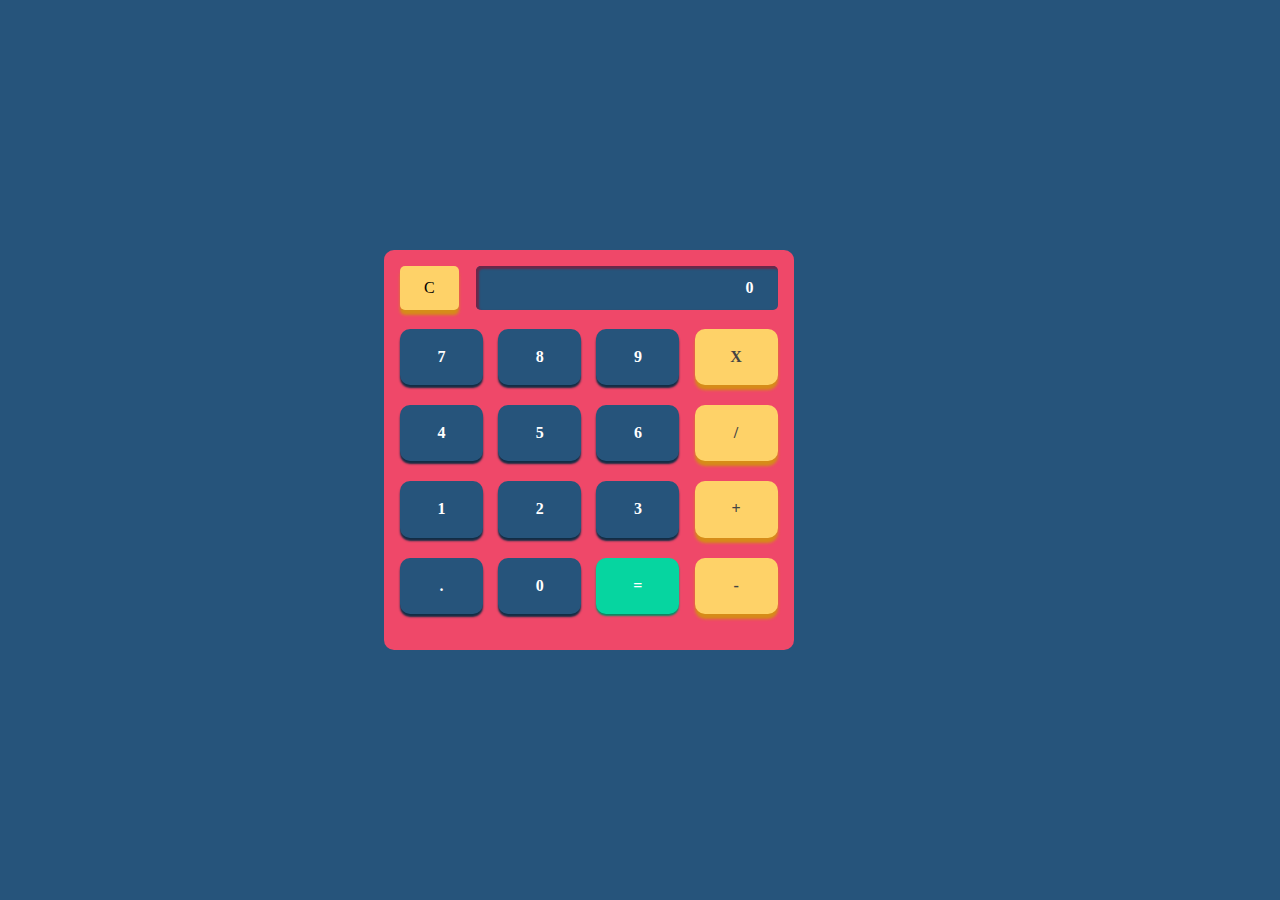
<file: CSS-305-02/index.html>
<!DOCTYPE html>
<html lang="en">

<head>
    <meta charset="UTF-8">
    <meta http-equiv="X-UA-Compatible" content="IE=edge">
    <meta name="viewport" content="width=device-width, initial-scale=1.0">
    <link rel="stylesheet" href="style.css">
    <title>Document</title>

</head>

<body>
    <div class="main">
        <div class="parent">
            <div class="top">
                <div class="topLeft">C</div>
                <div class="topRight">0</div>
            </div>
            <div class="bottom">
                <div class="seven numbers">7</div>
                <div class="eight numbers">8</div>
                <div class="nine numbers">9</div>
                <div class="multiply operators">X</div>
                <div class="four numbers">4</div>
                <div class="five numbers">5</div>
                <div class="six numbers">6</div>
                <div class="divide operators">/</div>
                <div class="one numbers">1</div>
                <div class="two numbers">2</div>
                <div class="three numbers">3</div>
                <div class="plus operators">+</div>
                <div class="dot numbers">.</div>
                <div class="zero numbers">0</div>
                <div class="equal">=</div>
                <div class="minus operators">-</div>
            </div>
        </div>
    </div>
</body>

</html>
</file>
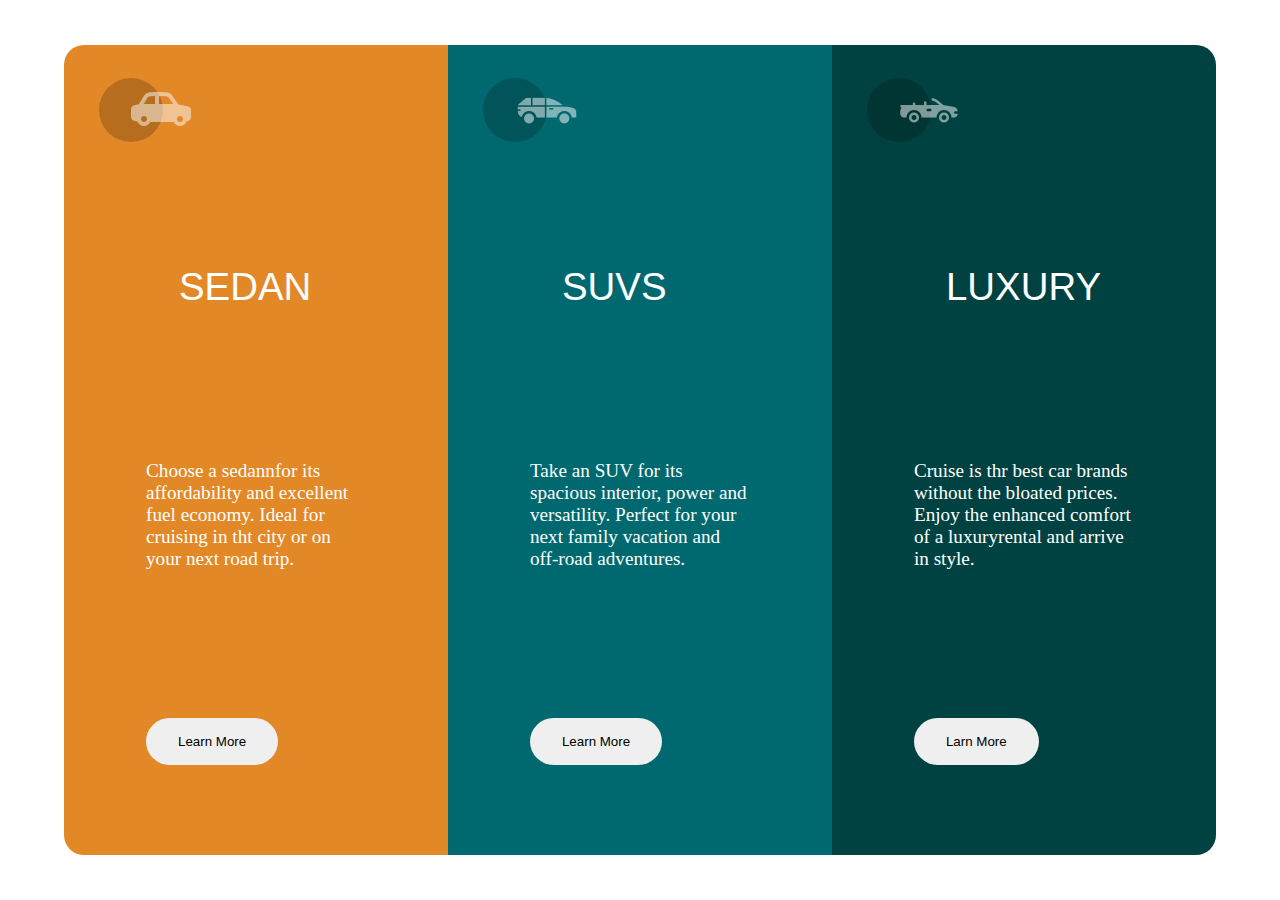
<file: CSS-305-03/index.html>
<!DOCTYPE html>
<html lang="en">
<head>
    <meta charset="UTF-8">
    <meta http-equiv="X-UA-Compatible" content="IE=edge">
    <meta name="viewport" content="width=device-width, initial-scale=1.0">
    <link rel="stylesheet" href="style.css">
    <title>Document</title>
</head>
<body>
    <div class="main">
        <div class="parent parent1">
            <div class="child child1">
                <img src="./icons8-sedan-60.png" alt="">
            </div>
            <div class="child child2">SEDAN</div>
            <div class="child child3">
                Choose a sedannfor its affordability and excellent fuel economy. Ideal for cruising in tht city or on your next road trip.
            </div>
            <div class="child child4">
                <button>
                    Learn More
                </button>
            </div>
        </div>
        <div class="parent parent2">
         <div class="child child1">
            <img style="transform: scaleX(-1);" src="./icons8-suv-car-64.png" alt="">
         </div>
            <div class="child child2">SUVS</div>
            <div class="child child3">
                Take an SUV for its spacious interior, power and versatility. Perfect for your next family vacation and off-road adventures.
            </div>
            <div class="child child4">
                <button>
                    Learn More
                </button>
            </div>
        </div>
        <div class="parent parent3">
         <div class="child child1">
            <img src="./icons8-automotive-60.png" alt="">
         </div>
            <div class="child child2">LUXURY</div>
            <div class="child child3">
                Cruise is thr best car brands without the bloated prices. Enjoy the enhanced comfort of a luxuryrental and arrive in style.
            </div>
            <div class="child child4">
                <button>
                    Larn More
                </button>
            </div>
        </div>
    </div>
</body>
</html>
</file>
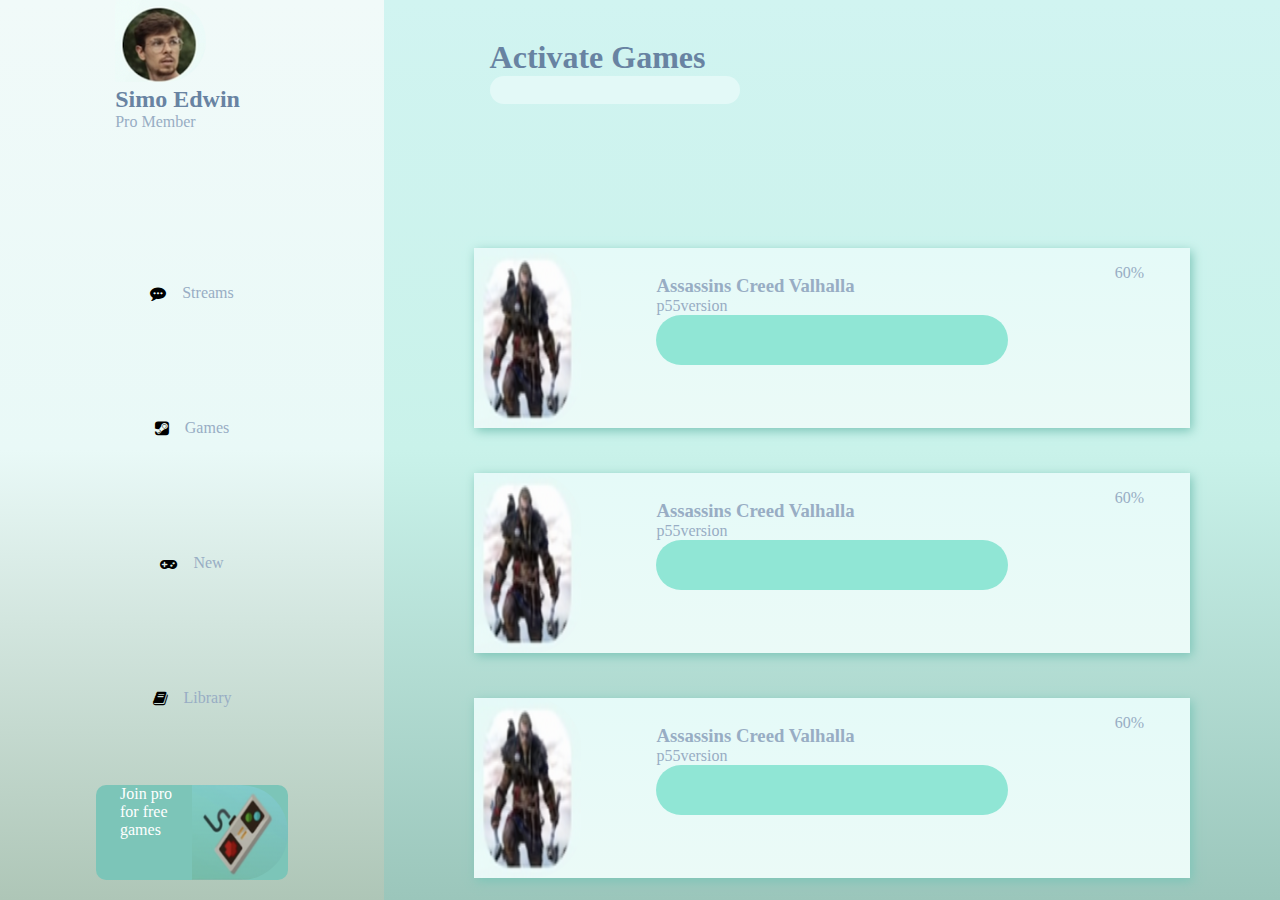
<file: CSS-305-05/index.html>
<!DOCTYPE html>
<html lang="en">
<head>
    <meta charset="UTF-8">
    <meta http-equiv="X-UA-Compatible" content="IE=edge">
    <meta name="viewport" content="width=device-width, initial-scale=1.0">
    <title>Document</title>
    <link rel="stylesheet" href="style.css">
    <link rel="stylesheet" href="https://cdnjs.cloudflare.com/ajax/libs/font-awesome/4.7.0/css/font-awesome.min.css">
   
</head>
<body>
    <div class="maincontainer">
        <div class="subcontainerright">
            <div class="subcontainerright0">
                <div class="subcontainerright0mid">
                    <img src="./3.png" alt="">
                    <h2>Simo Edwin</h2>
                    <p>Pro Member</p>
                </div>
            </div>
            <div class="subcontainerright1">
                <i class="fa fa-commenting" aria-hidden="true"></i>
                <p class="p1">Streams</p>
            </div>
            <div class="subcontainerright1">
                <i class="fa fa-steam-square" aria-hidden="true"></i>
                <p class="p1">Games</p>
            </div>
            <div class="subcontainerright1">
                <i class="fa fa-gamepad" aria-hidden="true"></i>
                <p class="p1">New</p>
            </div>
            <div class="subcontainerright1">
                <i class="fa fa-book" aria-hidden="true"></i>
                <p class="p1">Library</p>
            </div>
            <div class="subcontainerright1">
                <div class="last">
                    <div class="last1">
                        <p style="color: white;" >Join pro for free games</p>
                    </div>
                    <div class="last1">
                        <img width="100%" height="100%" src="./1.png" alt="">
                    </div>
                </div>
            </div>
        </div>
        <div class="subcontainerleft">
            <div class="subcontainerleftdiv, aaa">
                <div class="subcontainerleftdivbox">
                    <h1>Activate Games</h1>
                    <div class="d1">
                    </div>
                </div>
                
                
            </div>
            <div class="subcontainerleftdiv">
                <div class="subcontainerleftdivright">
                    <img width="100%" height="100%" src="./2.png" alt="">
                </div>
                <div class="subcontainerleftdivmiddle">
                    <div class="subcontainerleftdivmiddlediv">
                        <h3>Assassins Creed Valhalla</h3>
                        <p>p55version</p>
                        <div class="d">
                        </div>
                    </div>
                    
                </div>
                <div class="subcontainerleftdivleft">
                    <p>60%</p>
                </div>
            </div>
            <div class="subcontainerleftdiv">
                <div class="subcontainerleftdivright">
                    <img width="100%" height="100%" src="./2.png" alt="">
                </div>
                <div class="subcontainerleftdivmiddle">
                    <div class="subcontainerleftdivmiddlediv">
                        <h3>Assassins Creed Valhalla</h3>
                        <p>p55version</p>
                        <div class="d">
                        </div>
                    </div>
                    
                </div>
                <div class="subcontainerleftdivleft">
                    <p>60%</p>
                </div>
            </div>
            <div class="subcontainerleftdiv">
                <div class="subcontainerleftdivright">
                    <img width="100%" height="100%" src="./2.png" alt="">
                </div>
                <div class="subcontainerleftdivmiddle">
                    <div class="subcontainerleftdivmiddlediv">
                        <h3>Assassins Creed Valhalla</h3>
                        <p>p55version</p>
                        <div class="d">
                        </div>
                    </div>
                    
                    </div>
                        <div class="subcontainerleftdivleft">
                    <p>60%</p>
                </div>
            </div>
        </div>
    </div>
</body>
</html>
</file>
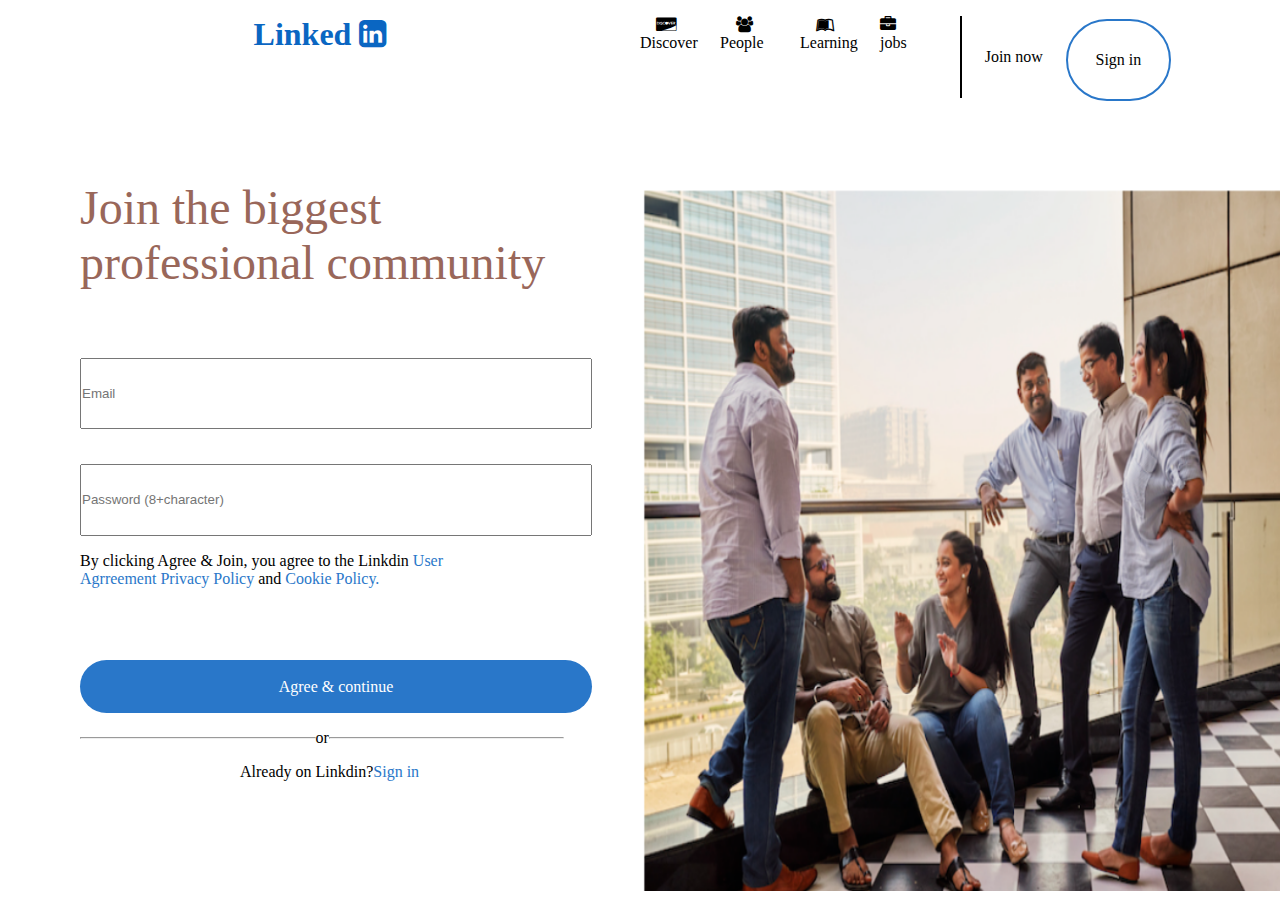
<file: CSS-305-06/index.html>
<!DOCTYPE html>
<html lang="en">
<head>
    <meta charset="UTF-8">
    <meta http-equiv="X-UA-Compatible" content="IE=edge">
    <meta name="viewport" content="width=device-width, initial-scale=1.0">
    <title>Document</title>
    <link rel="stylesheet" href="https://cdnjs.cloudflare.com/ajax/libs/font-awesome/4.7.0/css/font-awesome.min.css">
    <link rel="stylesheet" href="style.css">
</head>
<body>
    <div class="maincontainer">
        <div class="subcontainer">
            <div class="leftupper">
                <h1 style="color: #0a66c2;" >Linked <i style="color: #0a66c2;" class="fa fa-linkedin-square" aria-hidden="true"></i></h1>
                
            </div>
            <div class="rightupper">
                <div class="rightupperright">
                    <div class="box">
                        <i style="margin-left: 1rem;" class="fa fa-cc-discover" aria-hidden="true"></i>
                        <p>Discover</p>
                    </div>
                    <div class="box">
                        <i style="margin-left: 1rem;"class="fa fa-users" aria-hidden="true"></i>
                        <p>People</p>
                    </div>
                    <div class="box">
                        <i style="margin-left: 1rem;"class="fa fa-leanpub" aria-hidden="true"></i>
                        <p>Learning</p>
                    </div>
                    <div class="box">
                        <i class="fa fa-briefcase" aria-hidden="true"></i>
                        <p>jobs</p>
                    </div>
                </div>
                <div class="rightupperleft">
                    <div class="box1">
                        <p>Join now</p>
                    </div>
                    <div class="box2">
                        <p>Sign in</p>
                    </div>
                </div>
            </div>
        </div>
        <div class="subcontainer1">
            <div class="leftsection">
                <div class="leftsectionbox">
                    <p class="big" style="color: #99675a;">Join the biggest professional community</p>
                </div>
                <div class="leftsectionbox">
                    <input type="email" name="" id="" placeholder="Email">
                    <input type="password" name="" id="" placeholder="Password (8+character)">
                </div>
                <div class="leftsectionbox">
                    <div class="boxx">
                        <p>By clicking Agree & Join, you agree to the Linkdin <a style="color: #2977c9;" href=""> User Agrreement Privacy Policy </a> and <a style="color: #2977c9;" href=""> Cookie Policy.</a></p>
                    </div>
                    <div class="boxx1">
                        <p style="color: white;">Agree & continue</p>
                    </div>
                    
                </div>
                <div class="leftsectionbox">
                    <div class="leftsectionboxlast">
                        <div class="line">
                            <hr>
                            <p>or</p>
                            <hr>
                        </div>
                        <div class="line">
                            <div class="linelast">
                                <p>Already on Linkdin?</p>
                                <p style="color: #2977c9;">Sign in</p>
                            </div>
                            
                        </div>
                    </div>
                    
                </div>
            </div>
            <div class="rightsection">
                <input width="100%" height="100%" type="image" src="./linkdin.png" alt="">
            </div>
        </div>
    </div>
</body>
</html>
</file>
<file: CSS-305-02/style.css>
* {
    padding: 0;
    margin: 0;
    box-sizing: border-box;
}

body {
    background-color: #26547b;
    display: flex;
    justify-content: center;
    align-items: center;
    height: 100vh;
}

.main {
    /* border: 2px solid red; */
    width: 70%;
    height: 400px;
}

.parent {
    width: 80%;
    height: 100%;
    background-color: #ef4869;
    border-radius: 10px;
    display: flex;
    flex-direction: column;
    justify-content: space-between;
    align-items: center;
    padding: 1rem;
}

.top {
    width: 100%;
    /* border: 2px solid blue; */
    display: flex;
    justify-content: space-between;
    align-items: center;
}

.topLeft {
    /* border: 2px solid green; */
    padding: .8rem 1.5rem;
    background-color: #fed268;
    box-shadow: 0 5px 3px #d68c18;
    border-radius: 5px;
}

.topRight {
    /* border: 2px solid green; */
    padding: .8rem 1.5rem;
    width: 80%;
    border-radius: 5px;
    background-color: #26547b;
    color: white;
    font-weight: 900;
    text-align: end;
    box-shadow: inset 2px 2px 2px 1px #6a2749;
}

.bottom{
    /* border: 2px solid green; */
    width: 100%;
    display: flex;
    height: 83%;
    justify-content: space-between;
    align-items: flex-start;
    flex-wrap: wrap;
}

.numbers, .operators, .equal{
    /* padding: 1.5rem 1.5rem; */
    /* border: 2px solid green; */
    width: 22%;
    padding: 1.2rem 0;
    /* margin: .8rem; */
    display: flex;
    justify-content: center;
    align-items: center;
    border-radius: 10px;
    color: white;
    font-weight: 900;
}

.numbers{
    background-color: #26547b;

    box-shadow: 0px 3px 2px #112d45;
}

.operators{
    background-color: #fed268;
    box-shadow: 0 5px 3px #d68c18;
    color: rgb(68, 68, 68);
}

.equal{
    background-color: #06d5a0;
    box-shadow: 0 2px 2px #008d64;
}

@media only screen and (min-width: 768px) {
    .main{
        width: 40%;
    }
}
</file>
<file: CSS-305-03/style.css>
*{
    padding: 0;
    margin: 0;
    box-sizing: border-box;
}

body{
    width: 100vw;
    height: 100vh;
    display: flex;
    justify-content: center;
    align-items: center;
}

.main{
    width: 90%;
    height: 90%;
    /* border: 2px solid red; */
    display: flex;
    /* border-radius: 20px; */
}

.parent{
    width: 33.33%;
    height: 100%;
    /* border: 2px solid green; */
    padding: 0 50px;
    display: flex;
    flex-direction: column;
    justify-content: space-around;
    align-items: center;

}

.parent1{
    background-color: #e38826;
    border-top-left-radius: 20px;
    border-bottom-left-radius: 20px;
}

.parent2{
    background-color: #006970;
}

.parent3{
    background-color: #004241;
    border-top-right-radius: 20px;
    border-bottom-right-radius: 20px;
}

.child{
    width: 100%;
    height: 20%;
    /* border: 2px solid red; */
    padding: 2rem;
    display: flex;
    justify-content: flex-start;
    align-items: center;
    color: white;
    font-size: larger;
}

.child1{
    /* border: 2px solid red; */
    height: 5px;
    width: 5px;
    margin-left: -250px;
    border-radius: 50%;
    /* background-color: #b66d1e; */

}
img{
    opacity: 50%;
}

.parent1 .child1{
    background-color: #b66d1e;
}
.parent2 .child1{
    background-color: #00545a;
}
.parent3 .child1{
    background-color: #003534;
}

.child2{
    font-family:Verdana, Geneva, Tahoma, sans-serif;
    font-style: verdana;
    transform: scale(2);
    margin-left: 285px;
}

button{
    padding: 1rem 2rem;
    border-radius: 50px;
    border: none;
    outline: none;
}
</file>
<file: CSS-305-05/style.css>
*{
            margin: 0;
            padding: 0;
            box-sizing: border-box;
        }
        .maincontainer{
            width: 100vw;
            height: 100vh;
            display: flex;
            /* border: 2px solid red; */
        }
        .subcontainerright{
            width: 30%;
            height: 100%;
            display: flex;
            flex-direction: column;
            /* border: 2px solid red; */
            /* background-color: #ecf9f9; */
            background:linear-gradient(#f1faf9,#e9f9f7,#aec6b7);
        }
        .subcontainerright0{
            width: 100%;
            height: 25%;
            display: flex;
            justify-content: center;
            /* border: 2px solid red; */
        }
        .subcontainerright0mid{
            width: 40%;
            height: 70%;
        }
        .subcontainerright1{
            width: 100%;
            height: 15%;
            display:flex;
            justify-content: center;
            align-items: center;
            /* border: 2px solid red; */
        }
        /* .subcontainerright1 .options{
            display: flex;
        } */
        .last{
            width: 50%;
            height: 70%;
            background-color: #7cc5b8;
            border-radius: 10px;
            display: flex;
        }
        .last1{
            width: 50%;
            height: 100%;
            /* border: 2px solid red; */
        }
        .p1{
            padding-left: 1rem;
        }
        .subcontainerleft{
            width: 70%;
            height: 100%;
            display: flex;
            flex-direction: column;
            justify-content: space-around;
            align-items: center;
            /* border: 2px solid red; */
            background: linear-gradient(#d1f4f1,#c9f2ea,#9bc6bb);
        }
        .subcontainerleftdiv{
            width: 80%;
            height: 20%;
            display: flex;
            /* border: 2px solid rgb(21, 16, 16); */
            background:linear-gradient(#e5faf8,#ebfaf7);
            box-shadow: 2px 3px 10px #7cc5b8;

        }
        .aaa{
            width: 80%;
            height: 20%;
            display: flex;
            /* border: 2px solid rgb(21, 16, 16); */
        }
        .subcontainerleftdivbox{
            width: 35%;
            height: 80%;
            margin-top: 1rem;
            margin-left: 1rem;
            /* border: 2px solid rgb(21, 16, 16); */
            
            
        }
        .d1{
            width: 100%;
            height: 20%;
            /* border: 2px solid rgb(21, 16, 16); */
            border-radius: 50px;
            background-color: #e3f9f7;

        }
        .subcontainerleftdivright{
            width: 15%;
            height: 100%;
            /* border: 2px solid red; */
        }
        .subcontainerleftdivmiddle{
            width: 70%;
            height: 100%;
            display: flex;
            justify-content: center;
            align-items: center;
            /* border: 2px solid red; */
        }
        .subcontainerleftdivmiddlediv{
            width: 70%;
            height: 70%;
            /* border: 2px solid red; */
        }
        .subcontainerleftdivleft{
            width: 15%;
            height: 100%;
            padding-left: 2rem;
            padding-top: 1rem;
            /* border: 2px solid red; */
        }
        
        .d{
            width: 100%;
            height: 40%;
            /* border: 2px solid red; */
            background-color: #90e6d5;
            border-radius: 50px;
        }
        img{
            border-top-right-radius: 50px;
            border-bottom-right-radius: 50px;
        }
        .last1 p{
            padding-left: 1.5rem;
        }
        h1, h2{
            color: #6883a2;
        }
        h3,p{
            color: #98adc4;
        }
</file>
<file: CSS-305-06/style.css>
*{
            margin: 0;
            padding: 0;
            box-sizing: border-box;
        }
        .maincontainer{
            width: 100vw;
            height: 100vh;
            /* border: 2px solid red; */
            display: flex;
            flex-direction: column;

        }
        .subcontainer{
            padding-top: 1rem;
            width: 100%;
            height: 20%;
            /* border: 2px solid red; */
            display: flex;
            /* flex-direction: column; */

        }
        .leftupper{
            width: 50%;
            height: 100%;
            /* border: 2px solid red; */
            display: flex;
            justify-content: center;
        }
        .rightupper{
            width: 50%;
            height: 100%;
            /* border: 2px solid red; */
            display: flex;
        }
        .rightupperright{
            width: 50%;
            height: 100%;
            /* border: 2px solid red; */
            display: flex;
        }
        .box{
            width: 25%;
            height: 100%;
            /* border: 2px solid red; */
        }
        .rightupperleft{
            width: 50%;
            height: 100%;
            /* border: 2px solid red; */
            display: flex;
        }
        .box1{
            width: 33%;
            height: 50%;
            border-left: 2px solid black;
            display: flex;
            justify-content: center;
            align-items: center;
        }
        .box2{
            width: 33%;
            height: 50%;
            border: 2px solid #2977c9;
            display: flex;
            justify-content: center;
            align-items: center;
            border-radius: 50px;
            margin-top: .2rem;
            
        }
        .subcontainer1{
            width: 100%;
            height: 79%;
            /* border: 2px solid red; */
            display: flex;
            /* flex-direction: column; */

        }
        .leftsection{
            width: 50%;
            height: 100%;
            /* border: 2px solid red; */
            display: flex;
            flex-direction: column;
            align-items: center;
        }
        .leftsectionbox{
            width: 80%;
            height: 25%;
            /* border: 2px solid red; */
            margin-left: 2rem;
            display: flex;
            flex-direction: column;
            justify-content: space-between;
        }
        
        .rightsection{
            width: 50%;
            height: 100%;
            /* border: 2px solid rgb(26, 12, 12); */
        }
        .leftsectionbox input{
            width: 100%;
            height: 40%;
        }
        .boxx1{
            width: 100%;
            height: 30%;
            background-color: #2977c9;
            border-radius: 50px;
            display: flex;
            justify-content: center;
            align-items: center;
        }
        hr{
            width: 46%;
            height: 0%;
            margin-top: .5rem;
            /* border: 2px solid green; */
        }
        .linelast{
            display: flex;
            
            margin-left: 10rem;
        }
        .line{
            display: flex;
            margin-top: 1rem;
            /* flex-direction: column; */
            
        }
        .boxx{
            width: 80%;
            display: flex;
            justify-content: center;
            /* border: 2px solid red; */
            align-items: center;
            margin-top: 1rem;
        }
        .big{
            font-size: 3rem;
        }
        a{
            text-decoration: none;
        }
</file>
